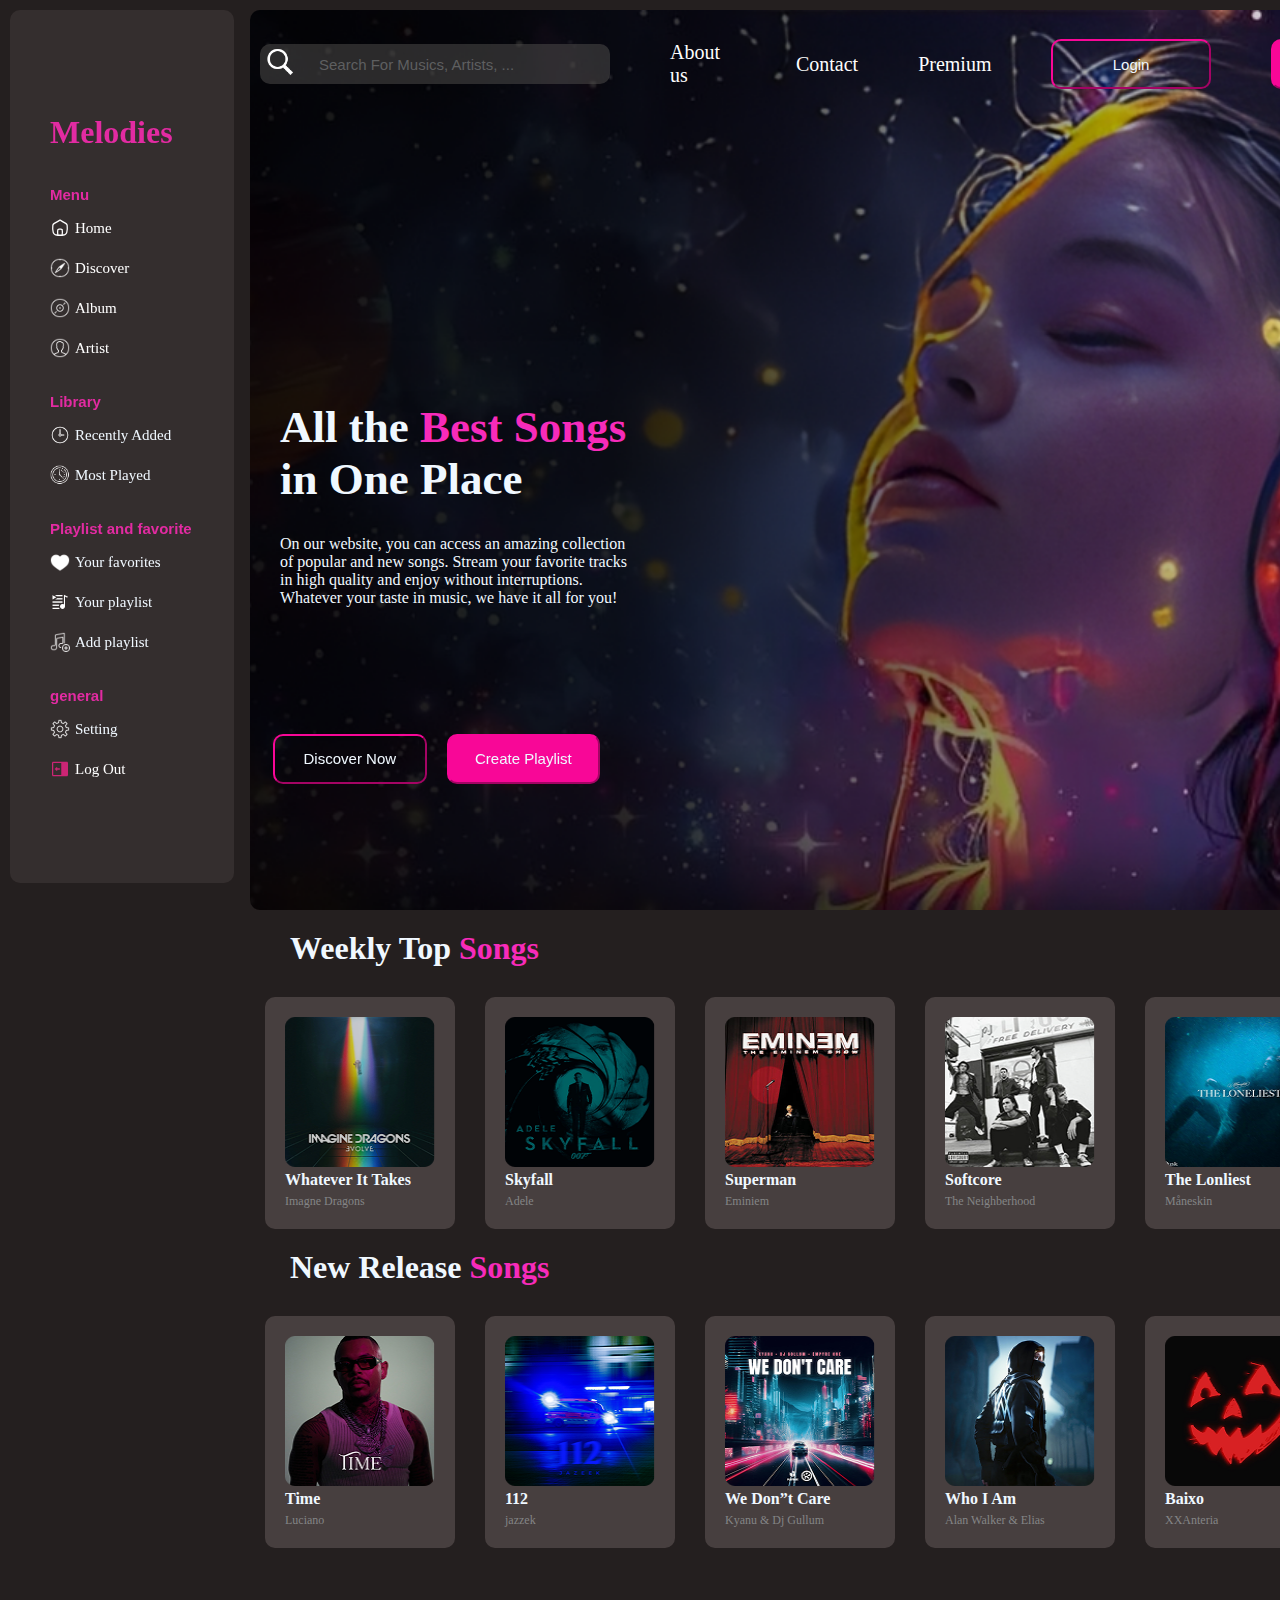
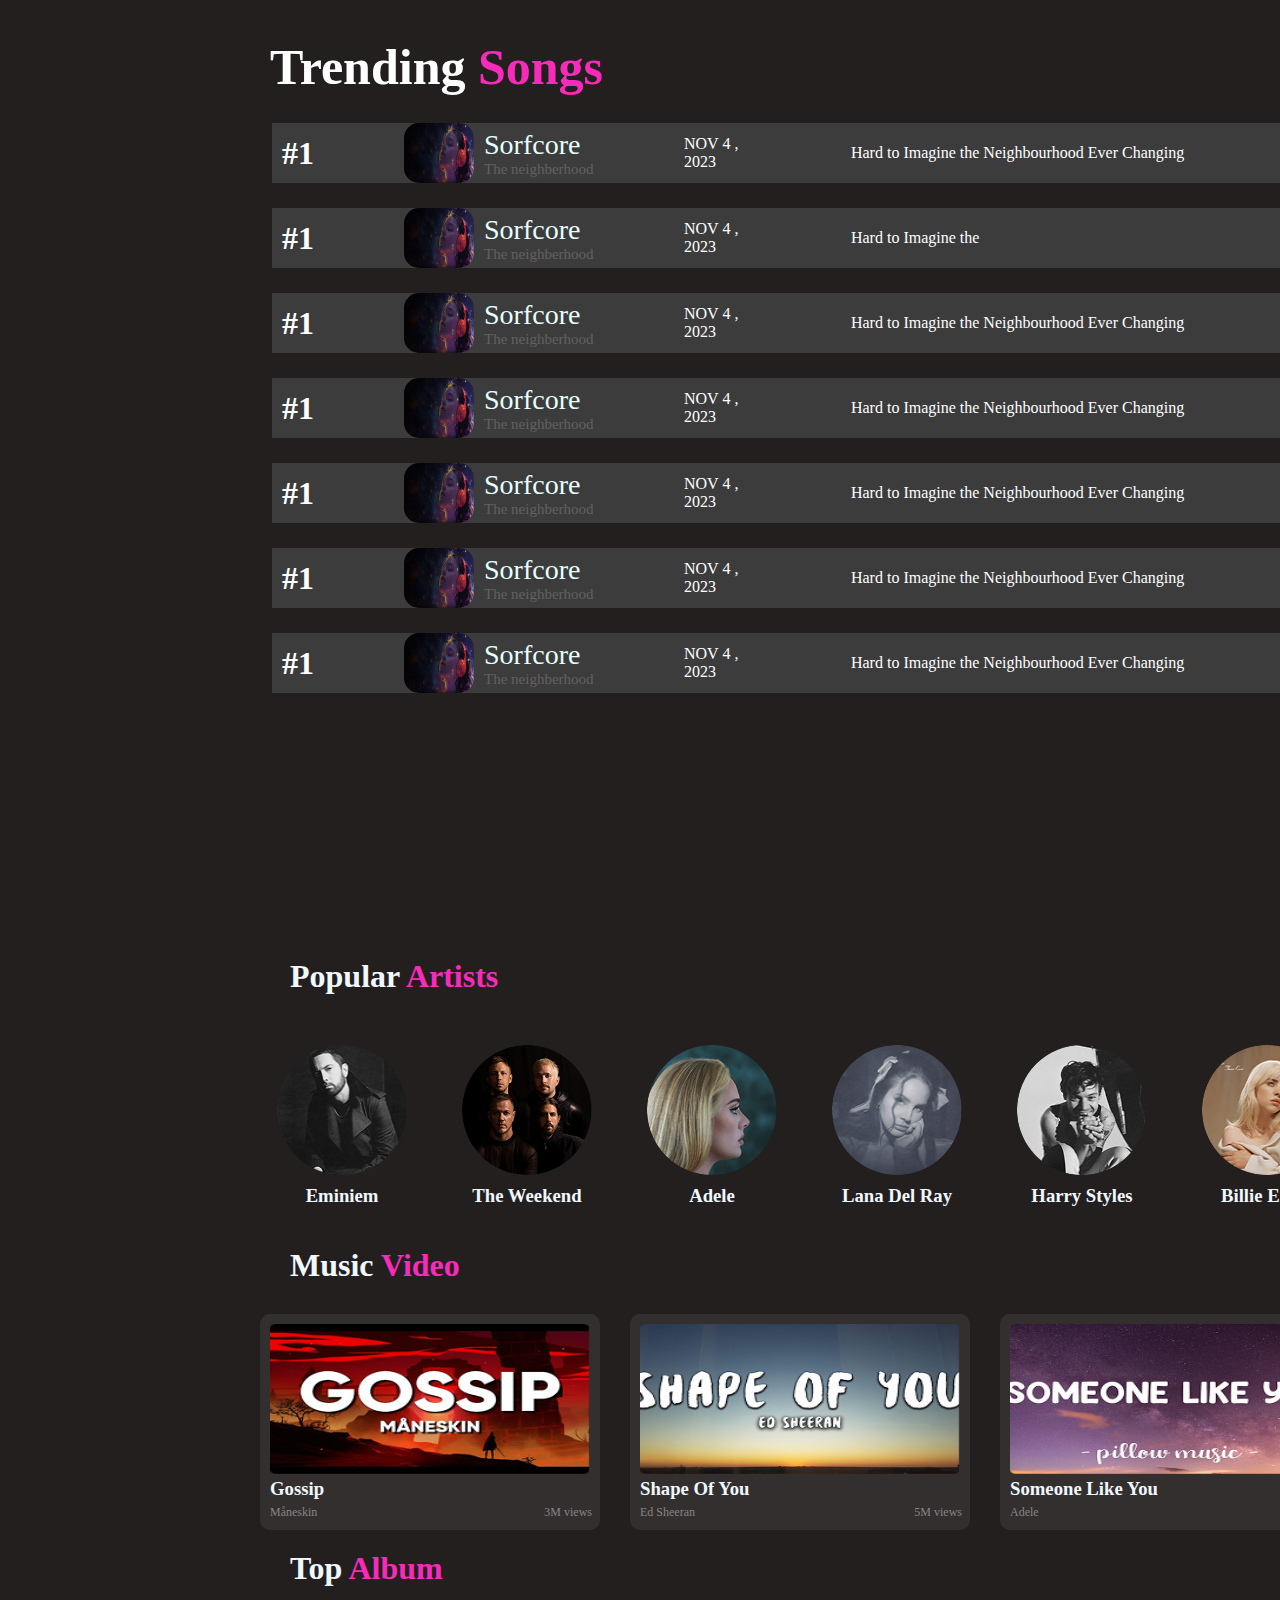
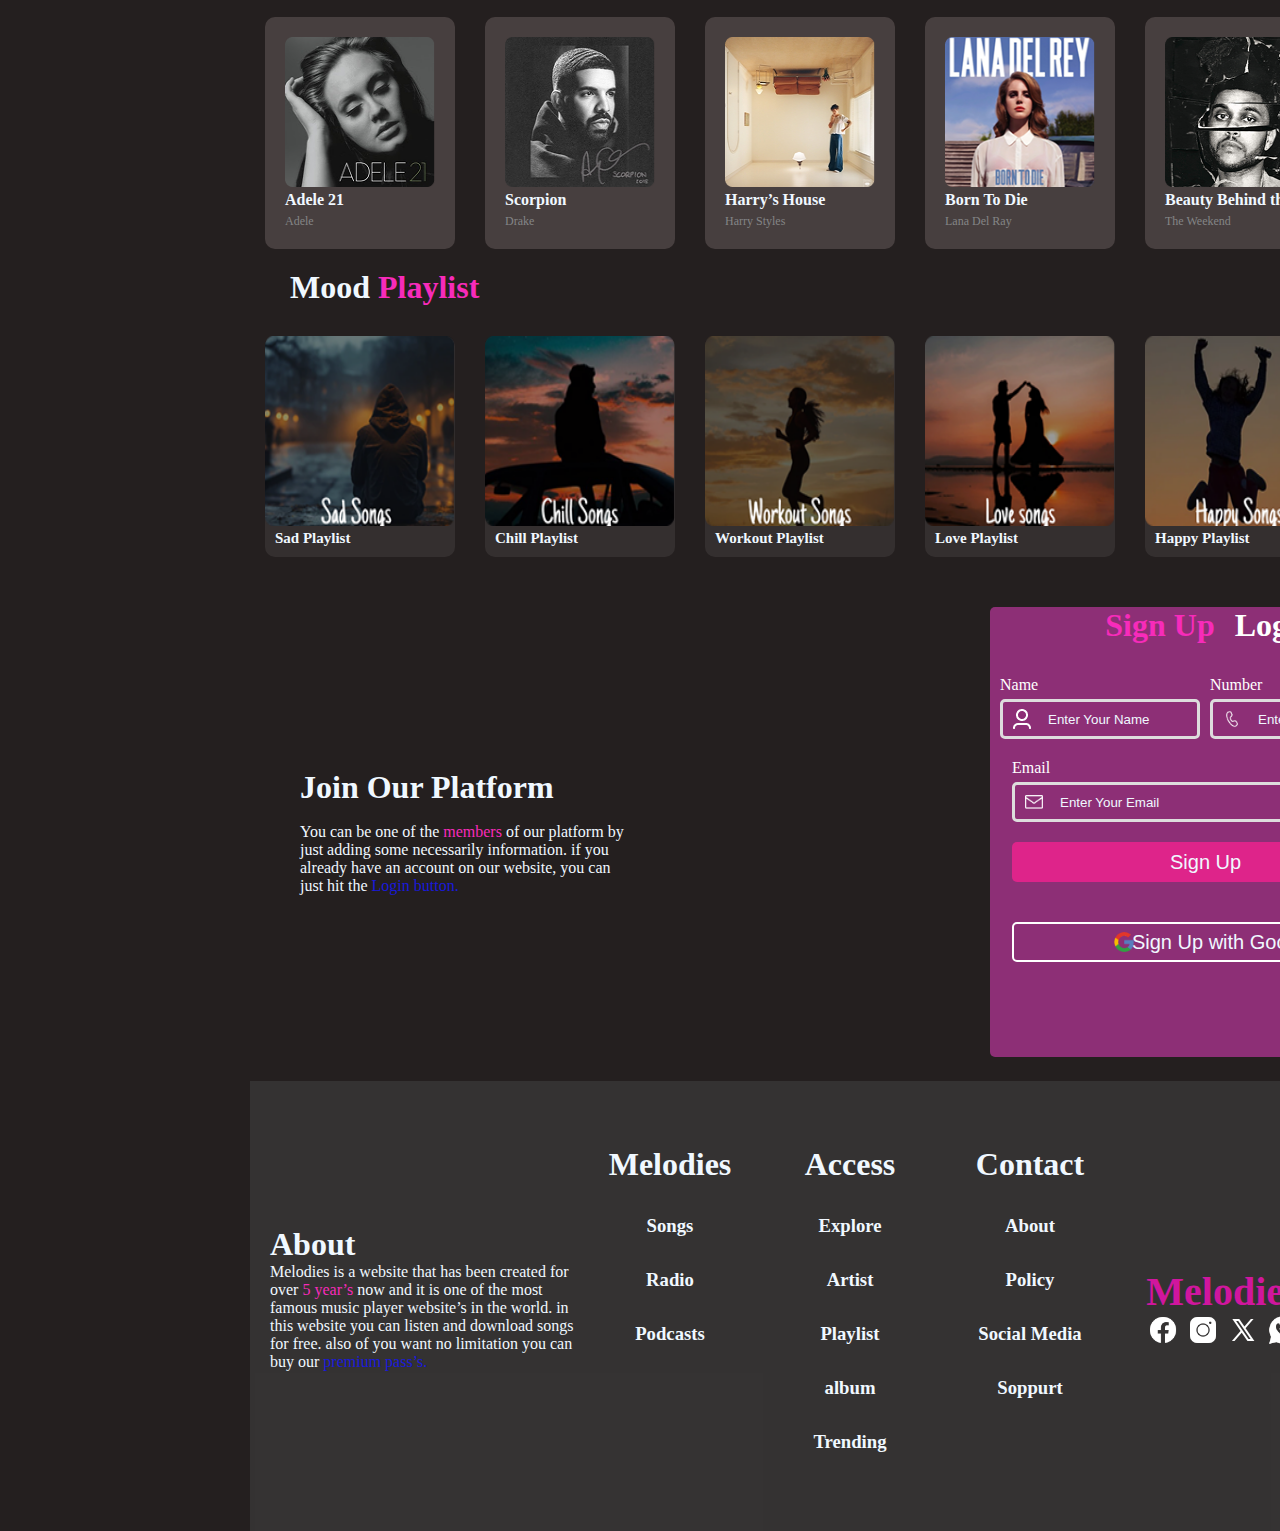
<file: PROJECT PORTFOLIO/index.html>
<!DOCTYPE html>
<html lang="en">

<head>
    <link rel="stylesheet" href="Main.css">
    <link rel="stylesheet" href="aside.css">
    <link rel="stylesheet" href="home.css">
    <meta charset="UTF-8">
    <meta name="viewport" content="width=device-width, initial-scale=1.0">
    <title>Document</title>
</head>

<body>

    <aside>

        <h1>Melodies</h1>

        <div id="menu">

            <h4>Menu</h4>
            <div class="menuitem">

                <a href="#home" class="Homemenu"><img src="logos/icons8-home (1).svg" alt="">Home</a>
                <a href="#discover" class="discovermenu"><img src="logos/icons8-discover-50.png" alt="">Discover</a>
                <a href="#album" class="albummenu"><img src="logos/icons8-album-50.png" alt="">Album</a>
                <a href="#artist" class="artistmenu"><img src="logos/icons8-avatar-50.png" alt="">Artist</a>

            </div>
        </div>

        <div id="menu">

            <h4>Library</h4>
            <div class="menuitem">

                <a href="#home" class="menucolor"><img src="logos/icons8-clock-128.png" alt=""> Recently Added</a>
                <a href="#discover" class="menucolor"><img src="logos/icons8-clock-64.png" alt=""> Most Played</a>


            </div>
        </div>

        <div id="menu">

            <h4>Playlist and favorite</h4>
            <div class="menuitem">

                <a href="#home" class="menucolor"><img src="logos/icons8-favourite-50.png" alt=""> Your favorites</a>
                <a href="#discover" class="menucolor"><img src="logos/icons8-playlist-32.png" alt=""> Your playlist</a>
                <a href="#album" class="menucolor"><img src="logos/icons8-add-song-50.png" alt=""> Add playlist</a>


            </div>
        </div>

        <div id="menu">

            <h4>general</h4>
            <div class="menuitem">

                <a href="#home" class="menucolor"><img src="logos/icons8-setting-50.png" alt=""> Setting</a>
                <a href="#discover" class="logout"><img src="logos/icons8-log-out-30.png" alt=""> Log Out</a>


            </div>
        </div>
    </aside>
    <main>
        <section id="first_page">
            <div class="nevigation">
                <div class="search-container">
                    <img src="logos/icons8-search-50.png" alt="">
                    <input type="text" placeholder="Search For Musics, Artists, ..." id="input1">

                </div>
                <a href="#about_us">About us</a>
                <a href="#contact">Contact</a>
                <a href="#premium">Premium</a>
                <button class="login">Login</button>
                <button class="signup">Sign Up</button>
            </div>
            <div class="home">
                <h1>All the <span>Best Songs</span> in One Place</h1>
                <p>On our website, you can access an amazing collection of popular and new songs. Stream your favorite
                    tracks in high quality and enjoy without interruptions. Whatever your taste in music, we have it all
                    for you!</p>


            </div>
            <div id="homebutton">
                <button class="login">Discover Now</button>
                <button class="signup">Create Playlist</button>
            </div>
        </section>
        <section class="secondpage">
            <h1>Weekly Top <span class="colorpink">Songs</span> </h1>
            <div id="ws">
                <div id="ws1">
                    <img src="img/WhatEver.png" alt="">
                    <h3>Whatever It Takes</h3>
                    <p>Imagne Dragons</p>
                </div>
                <div id="ws1">
                    <img src="img/Skyfall.png" alt="">
                    <h3>Skyfall</h3>
                    <p>Adele</p>
                </div>
                <div id="ws1">
                    <img src="img/Supermen.png" alt="">
                    <h3>Superman</h3>
                    <p>Eminiem</p>
                </div>
                <div id="ws1">
                    <img src="img/Softcore.png" alt="">
                    <h3>Softcore</h3>
                    <p>The Neighberhood</p>
                </div>
                <div id="ws1">
                    <img src="img/Thelonelist.png" alt="">
                    <h3>The Lonliest</h3>
                    <p>Måneskin</p>
                </div>

                <div class="viewallcont">
                    <button>
                        <img src="logos/icons8-plus-24.png" alt="">
                    </button>
                    <h3>View All</h3>
                </div>
            </div>

            <h1>New Release <span class="colorpink">Songs</span> </h1>
            <div id="ws">
                <div id="ws1">
                    <img src="new_realese_songs/Time.png" alt="">
                    <h3>Time</h3>
                    <p>Luciano</p>
                </div>
                <div id="ws1">
                    <img src="new_realese_songs/112.png" alt="">
                    <h3>112</h3>
                    <p>jazzek</p>
                </div>
                <div id="ws1">
                    <img src="new_realese_songs/we dont care.png" alt="">
                    <h3>We Don”t Care</h3>
                    <p>Kyanu & Dj Gullum</p>
                </div>
                <div id="ws1">
                    <img src="new_realese_songs/who i am.png" alt="">
                    <h3>Who I Am</h3>
                    <p>Alan Walker & Elias</p>
                </div>
                <div id="ws1">
                    <img src="new_realese_songs/baixo.png" alt="">
                    <h3>Baixo</h3>
                    <p>XXAnteria</p>
                </div>

                <div class="viewallcont">
                    <button>
                        <img src="logos/icons8-plus-24.png" alt="">
                    </button>
                    <h3>View All</h3>
                </div>
            </div>
        </section>
        <section class="thirdpage">
            <h1 class="ts">Trending <span class="colorpink">Songs</span></h1>
            <table>
                <tr>
                    <td>
                        <h1>#1</h1>
                    </td>
                    <td><img src="img/backgroundimg.png" alt=""><a href=""><span>Sorfcore</span><br>The neighberhood</a>
                    </td>
                    <td>NOV 4 , 2023</td>
                    <td id="albumname">Hard to Imagine the Neighbourhood Ever Changing</td>
                    <td id="time"><img src="logos/icons8-favourite-50 (2).png" alt=""><a>3:26</a></td>
                </tr>
                <tr>
                    <td>
                        <h1>#1</h1>
                    </td>
                    <td><img src="img/backgroundimg.png" alt=""><a href=""><span>Sorfcore</span><br>The neighberhood</a>
                    </td>
                    <td>NOV 4 , 2023</td>
                    <td id="albumname">Hard to Imagine the </td>
                    <td id="time"><img src="logos/icons8-favourite-50 (2).png" alt=""><a>3:26</a></td>
                </tr>
                <tr>
                    <td>
                        <h1>#1</h1>
                    </td>
                    <td><img src="img/backgroundimg.png" alt=""><a href=""><span>Sorfcore</span><br>The neighberhood</a>
                    </td>
                    <td>NOV 4 , 2023</td>
                    <td id="albumname">Hard to Imagine the Neighbourhood Ever Changing</td>
                    <td id="time"><img src="logos/icons8-favourite-50 (2).png" alt=""><a>3:26</a></td>
                </tr>
                <tr>
                    <td>
                        <h1>#1</h1>
                    </td>
                    <td><img src="img/backgroundimg.png" alt=""><a href=""><span>Sorfcore</span><br>The neighberhood</a>
                    </td>
                    <td>NOV 4 , 2023</td>
                    <td id="albumname">Hard to Imagine the Neighbourhood Ever Changing</td>
                    <td id="time"><img src="logos/icons8-favourite-50 (2).png" alt=""><a>3:26</a></td>
                </tr>
                <tr>
                    <td>
                        <h1>#1</h1>
                    </td>
                    <td><img src="img/backgroundimg.png" alt=""><a href=""><span>Sorfcore</span><br>The neighberhood</a>
                    </td>
                    <td>NOV 4 , 2023</td>
                    <td id="albumname">Hard to Imagine the Neighbourhood Ever Changing</td>
                    <td id="time"><img src="logos/icons8-favourite-50 (2).png" alt=""><a>3:26</a></td>
                </tr>
                <tr>
                    <td>
                        <h1>#1</h1>
                    </td>
                    <td><img src="img/backgroundimg.png" alt=""><a href=""><span>Sorfcore</span><br>The neighberhood</a>
                    </td>
                    <td>NOV 4 , 2023</td>
                    <td id="albumname">Hard to Imagine the Neighbourhood Ever Changing</td>
                    <td id="time"><img src="logos/icons8-favourite-50 (2).png" alt=""><a>3:26</a></td>
                </tr>
                <tr>
                    <td>
                        <h1>#1</h1>
                    </td>
                    <td><img src="img/backgroundimg.png" alt=""><a href=""><span>Sorfcore</span><br>The neighberhood</a>
                    </td>
                    <td>NOV 4 , 2023</td>
                    <td id="albumname">Hard to Imagine the Neighbourhood Ever Changing</td>
                    <td id="time"><img src="logos/icons8-favourite-50 (2).png" alt=""><a>3:26</a></td>
                </tr>
            </table>
        </section>

        <section class="artistsection">
            <h1>Popular <span class="colorpink">Artists</span> </h1>
            <div id="artist">
                <div id="artist1">
                    <img src="Popularartist/69824 2.png" alt="">
                    <h3>Eminiem</h3>
                </div>
                <div id="artist1">
                    <img src="Popularartist/69824 3.png" alt="">
                    <h3>The Weekend</h3>
                </div>
                <div id="artist1">
                    <img src="Popularartist/69824 4.png" alt="">
                    <h3>Adele</h3>
                </div>
                <div id="artist1">
                    <img src="Popularartist/69824 5.png" alt="">
                    <h3>Lana Del Ray</h3>
                </div>
                <div id="artist1">
                    <img src="Popularartist/69824 6.png" alt="">
                    <h3>Harry Styles</h3>
                </div>
                <div id="artist1">
                    <img src="Popularartist/69824 7.png" alt="">
                    <h3>Billie Eilish</h3>
                </div>


                <div class="viewallcont">
                    <button>
                        <img src="logos/icons8-plus-24.png" alt="">
                    </button>
                    <h3>View All</h3>
                </div>
            </div>
            </section>


            <section id="musicvideo">
            <h1>Music <span class="colorpink">Video</span> </h1>
            <div id="videolist">
                <div id="video1">
                    <img src="music video/gossip.png" alt="">
                    <h3>Gossip</h3>
                    <div class="naview">
                        <p>Måneskin</p>
                        <p id="view">3M views</p>
                    </div>
                </div>
                <div id="video1">
                    <img src="music video/shape.png" alt="">
                    <h3>Shape Of You</h3>
                    <div class="naview">
                        <p>Ed Sheeran</p>
                        <p id="view">5M views</p>
                    </div>
                </div>
                <div id="video1">
                    <img src="music video/someone.png" alt="">
                    <h3>Someone Like You</h3>
                    <div class="naview">
                        <p>Adele</p>
                        <p id="view">3M views</p>
                    </div>
                </div>
              
                <div class="viewallcont">
                    <button>
                        <img src="logos/icons8-plus-24.png" alt="">
                    </button>
                    <h3>View All</h3>
                </div>
            </div>

            <h1>Top <span class="colorpink">Album</span> </h1>
            <div id="ws">
                <div id="ws1">
                    <img src="Topalbums/adele.png" alt="">
                    <h3>Adele 21</h3>
                    <p>Adele</p>
                </div>
                <div id="ws1">
                    <img src="Topalbums/scorpio.png" alt="">
                    <h3>Scorpion</h3>
                    <p>Drake</p>
                </div>
                <div id="ws1">
                    <img src="Topalbums/harry.png" alt="">
                    <h3>Harry’s House</h3>
                    <p>Harry Styles</p>
                </div>
                <div id="ws1">
                    <img src="Topalbums/born.png" alt="">
                    <h3>Born To Die</h3>
                    <p>Lana Del Ray</p>
                </div>
                <div id="ws1">
                    <img src="Topalbums/beauty.png" alt="">
                    <h3>Beauty Behind the...</h3>
                    <p>The Weekend</p>
                </div>

                <div class="viewallcont">
                    <button>
                        <img src="logos/icons8-plus-24.png" alt="">
                    </button>
                    <h3>View All</h3>
                </div>
            </div>
            </section>
            <section id="moodlist">

            <h1>Mood <span class="colorpink">Playlist</span> </h1>
            <div id="moodlist1">
                <div id="ml1">
                    <img src="MoodPlaylist/sad.png" alt="">
                    <h3>Sad Playlist</h3>
                </div>
                 <div id="ml1">
                    <img src="MoodPlaylist/chill.png" alt="">
                    <h3>Chill Playlist</h3>
                </div>
                 <div id="ml1">
                    <img src="MoodPlaylist/workout.png" alt="">
                    <h3>Workout Playlist</h3>
                </div>
                 <div id="ml1">
                    <img src="MoodPlaylist/love.png" alt="">
                    <h3>Love Playlist</h3>
                </div>
                 <div id="ml1">
                    <img src="MoodPlaylist/happy.png" alt="">
                    <h3>Happy Playlist</h3>
                </div>
                
                <div class="viewallcont">
                    <button>
                        <img src="logos/icons8-plus-24.png" alt="">
                    </button>
                    <h3>View All</h3>
                </div>
            </div>
        </section>


        <section id="fourthpage">
            <div class="jop">
                <div class="joptext">
                    <h1>Join Our Platform</h1>
                    <p>You can be one of the <span class="colorpink">members</span> of our platform by just adding some necessarily information. if you
                        already have an account on our website, you can just hit the <span class="colorblue">Login button.</span></p>
                </div>
            </div>
            
                <form action="">

                    <div class="formhead">
                        <h1 class="signh">Sign Up</h1>
                        <h1 class="loginh">Login</h1>
                    </div>

                    <div class="fnm">
                        <div class="fn">
                            <label for="" id="labelname">Name</label>
                            <input type="text" id="name" placeholder="Enter Your Name">
                        </div>
                        <div class="fnu">
                            <label for="" id="labelnumber">Number</label>
                            <input type="text" id="number" placeholder="Enter your number">
                        </div>
                    </div>
                    <label for="email" id="labelemail">Email</label>
                    <input type="email" id="email" placeholder="Enter Your Email">


                    <input type="button" id="button" class="buttonsig" value="Sign Up">
                    <input type="button" id="button" class="buttongoogle" value="Sign Up with Google">

                </form>
            
        </section>



        <footer>
            <div id="abouts">
                <h1>About</h1>
                <p>Melodies is a website that has been created for over <span class="colorpink">5 year’s</span>  now and it is one of the most famous
                    music player website’s in the world. in this website you can listen and download songs for free.
                    also of you want no limitation you can buy our <span class="colorblue">premium pass’s.</span> </p>
            </div>
            <div id="otherlinks">
                <div class="Melodies">
                    <h1>Melodies</h1>
                    <h3>Songs</h3>
                    <h3>Radio</h3>
                    <h3>Podcasts</h3>
                </div>
                <div class="Access">
                    <h1>Access</h1>
                    <h3>Explore</h3>
                    <h3>Artist</h3>
                    <h3>Playlist</h3>
                    <h3>album</h3>
                    <h3>Trending</h3>
                </div>
                <div class="Contact">
                    <h1>Contact</h1>
                    <h3>About</h3>
                    <h3>Policy</h3>
                    <h3>Social Media</h3>
                    <h3>Soppurt</h3>
                </div>


            </div>
            <div id="links">
                <h1>Melodies</h1>
                <div class="link1">
                    <img src="socialicon/icons8-facebook-50.png" alt="">
                    <img src="socialicon/icons8-instagram-50.png" alt="">
                    <img src="socialicon/icons8-twitter-30.png" alt="">
                    <img src="socialicon/icons8-whatsapp-50.png" alt="">
                </div>
            </div>

        </footer>
    </main>
</body>

</html>
</file>
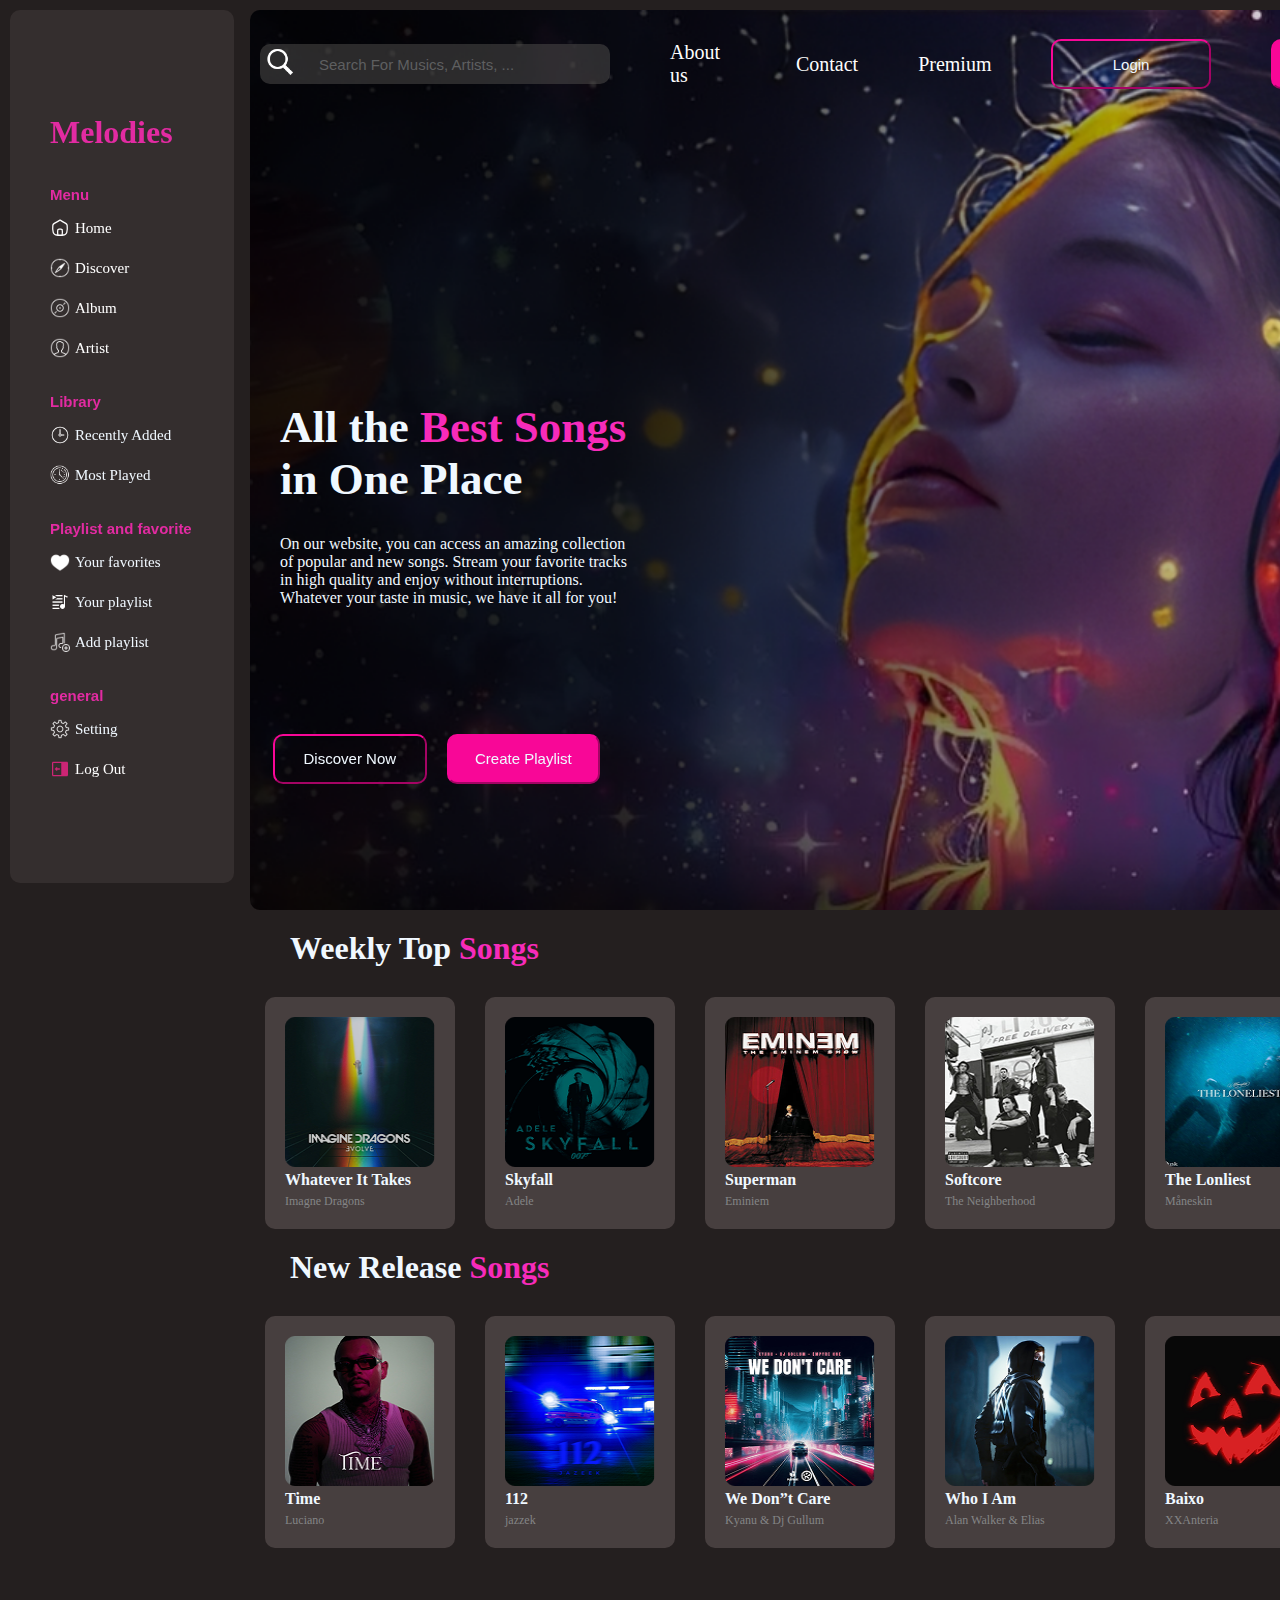
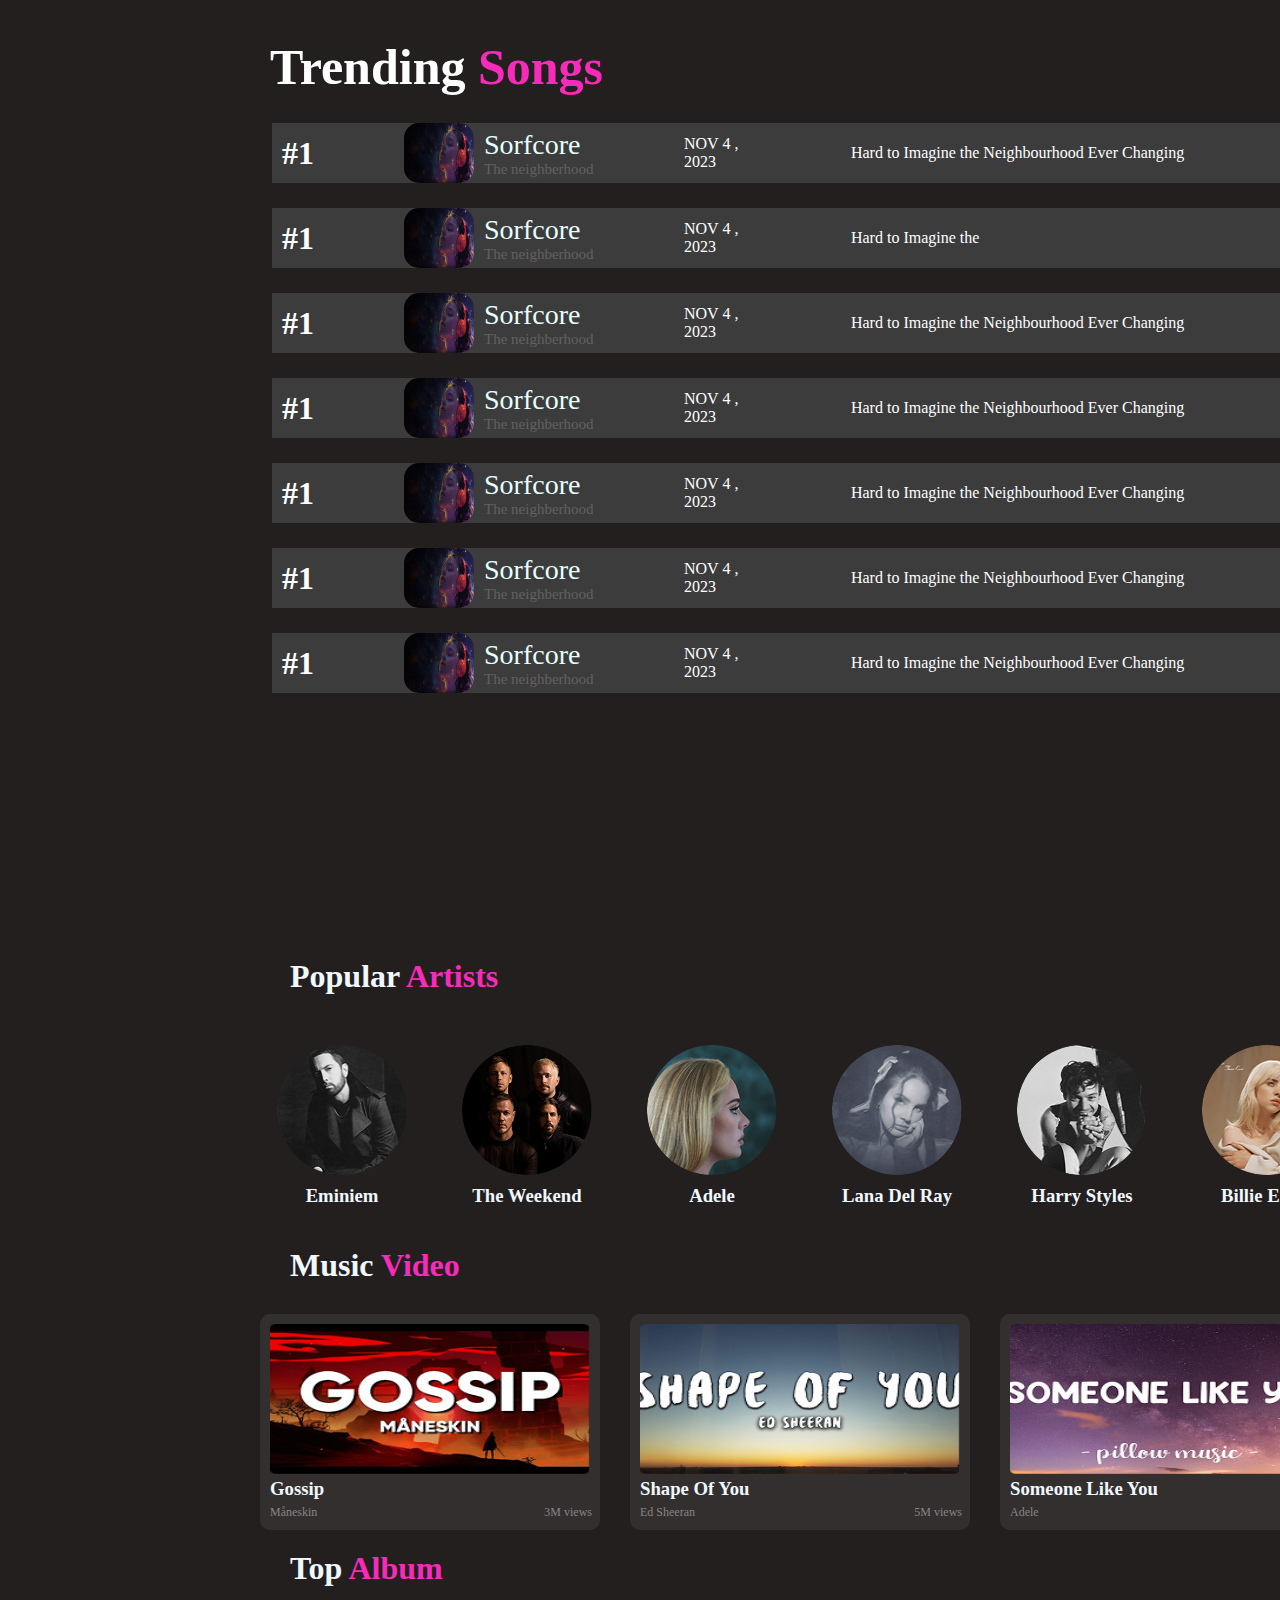
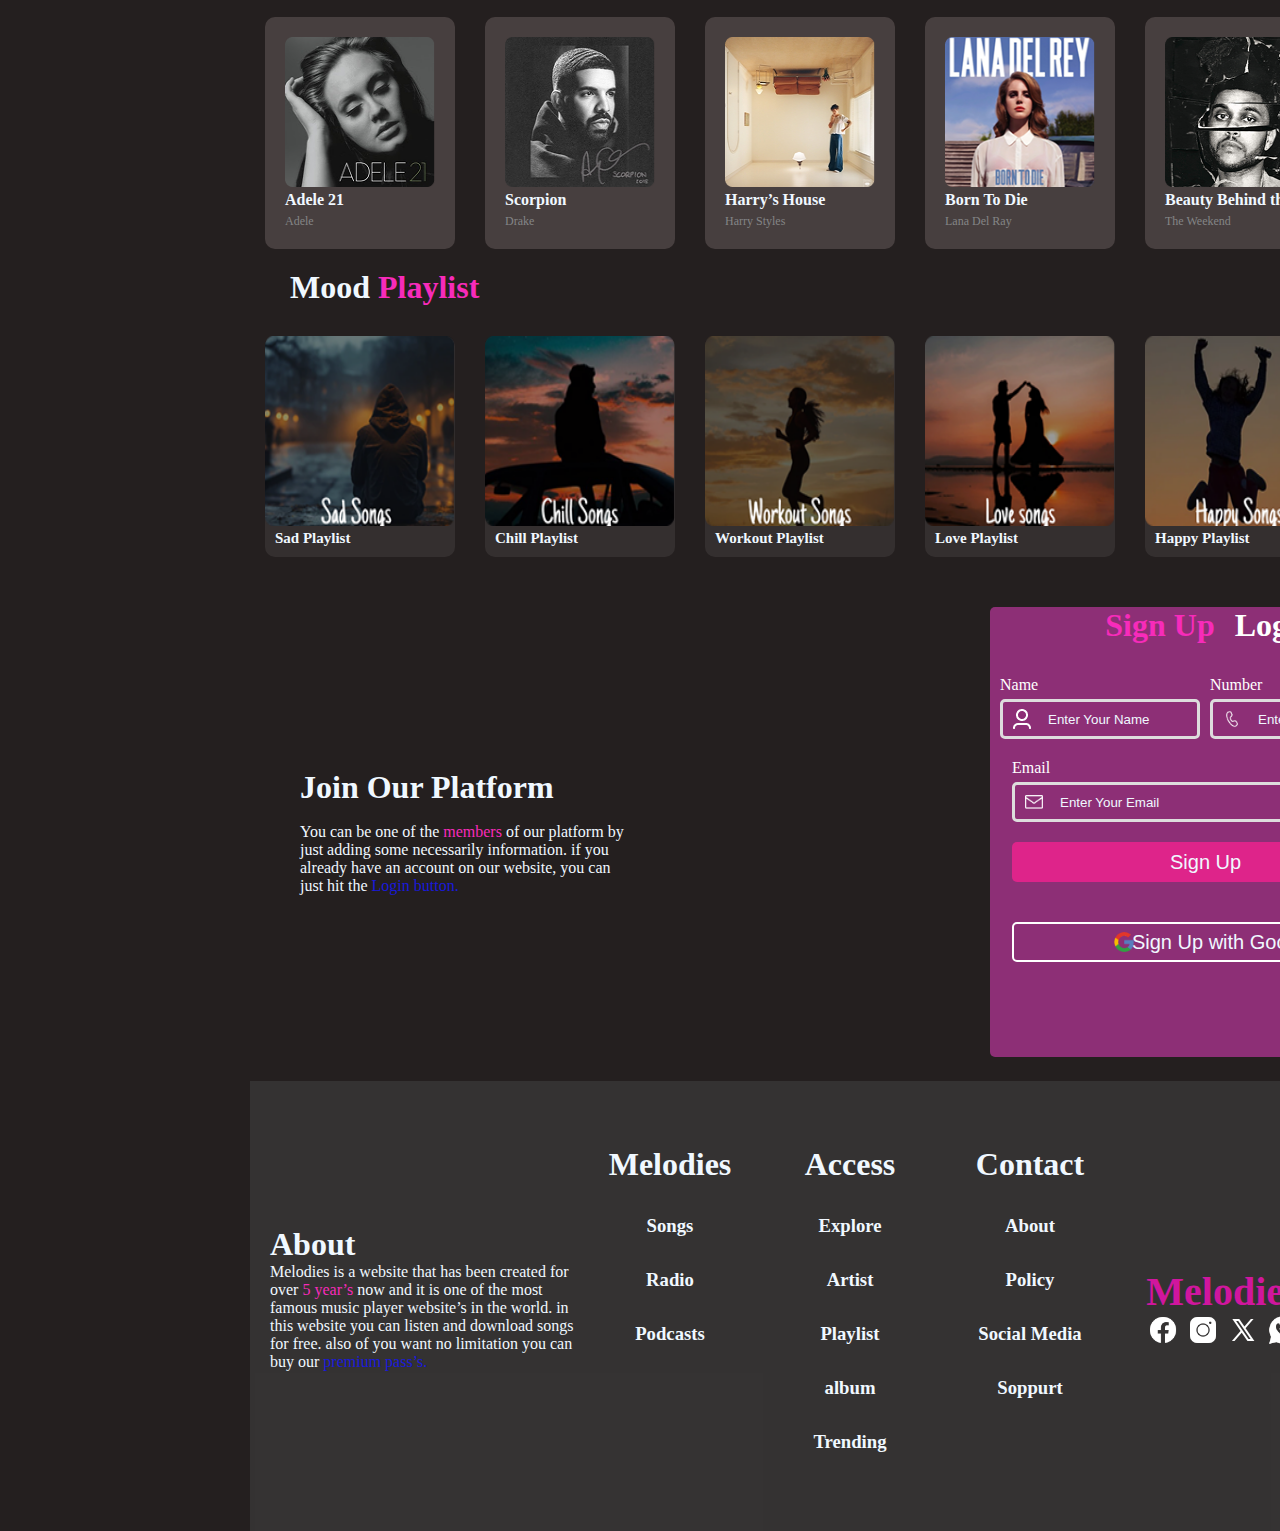
<file: PROJECT PORTFOLIO/Main.html>
<!DOCTYPE html>
<html lang="en">

<head>
    <link rel="stylesheet" href="Main.css">
    <link rel="stylesheet" href="aside.css">
    <link rel="stylesheet" href="home.css">
    <meta charset="UTF-8">
    <meta name="viewport" content="width=device-width, initial-scale=1.0">
    <title>Melodies</title>
</head>

<body>

    <aside>

        <h1>Melodies</h1>

        <div id="menu">

            <h4>Menu</h4>
            <div class="menuitem">

                <a href="#home" class="Homemenu"><img src="logos/icons8-home (1).svg" alt="">Home</a>
                <a href="#discover" class="discovermenu"><img src="logos/icons8-discover-50.png" alt="">Discover</a>
                <a href="#album" class="albummenu"><img src="logos/icons8-album-50.png" alt="">Album</a>
                <a href="#artist" class="artistmenu"><img src="logos/icons8-avatar-50.png" alt="">Artist</a>

            </div>
        </div>

        <div id="menu">

            <h4>Library</h4>
            <div class="menuitem">

                <a href="#home" class="menucolor"><img src="logos/icons8-clock-128.png" alt=""> Recently Added</a>
                <a href="#discover" class="menucolor"><img src="logos/icons8-clock-64.png" alt=""> Most Played</a>


            </div>
        </div>

        <div id="menu">

            <h4>Playlist and favorite</h4>
            <div class="menuitem">

                <a href="#home" class="menucolor"><img src="logos/icons8-favourite-50.png" alt=""> Your favorites</a>
                <a href="#discover" class="menucolor"><img src="logos/icons8-playlist-32.png" alt=""> Your playlist</a>
                <a href="#album" class="menucolor"><img src="logos/icons8-add-song-50.png" alt=""> Add playlist</a>


            </div>
        </div>

        <div id="menu">

            <h4>general</h4>
            <div class="menuitem">

                <a href="#home" class="menucolor"><img src="logos/icons8-setting-50.png" alt=""> Setting</a>
                <a href="#discover" class="logout"><img src="logos/icons8-log-out-30.png" alt=""> Log Out</a>


            </div>
        </div>
    </aside>
    <main>
        <section id="first_page">
            <div class="nevigation">
                <div class="search-container">
                    <img src="logos/icons8-search-50.png" alt="">
                    <input type="text" placeholder="Search For Musics, Artists, ..." id="input1">

                </div>
                <a href="#about_us">About us</a>
                <a href="#contact">Contact</a>
                <a href="#premium">Premium</a>
                <button class="login">Login</button>
                <button class="signup">Sign Up</button>
            </div>
            <div class="home">
                <h1>All the <span>Best Songs</span> in One Place</h1>
                <p>On our website, you can access an amazing collection of popular and new songs. Stream your favorite
                    tracks in high quality and enjoy without interruptions. Whatever your taste in music, we have it all
                    for you!</p>


            </div>
            <div id="homebutton">
                <button class="login">Discover Now</button>
                <button class="signup">Create Playlist</button>
            </div>
        </section>
        <section class="secondpage">
            <h1>Weekly Top <span class="colorpink">Songs</span> </h1>
            <div id="ws">
                <div id="ws1">
                    <img src="img/WhatEver.png" alt="">
                    <h3>Whatever It Takes</h3>
                    <p>Imagne Dragons</p>
                </div>
                <div id="ws1">
                    <img src="img/Skyfall.png" alt="">
                    <h3>Skyfall</h3>
                    <p>Adele</p>
                </div>
                <div id="ws1">
                    <img src="img/Supermen.png" alt="">
                    <h3>Superman</h3>
                    <p>Eminiem</p>
                </div>
                <div id="ws1">
                    <img src="img/Softcore.png" alt="">
                    <h3>Softcore</h3>
                    <p>The Neighberhood</p>
                </div>
                <div id="ws1">
                    <img src="img/Thelonelist.png" alt="">
                    <h3>The Lonliest</h3>
                    <p>Måneskin</p>
                </div>

                <div class="viewallcont">
                    <button>
                        <img src="logos/icons8-plus-24.png" alt="">
                    </button>
                    <h3>View All</h3>
                </div>
            </div>

            <h1>New Release <span class="colorpink">Songs</span> </h1>
            <div id="ws">
                <div id="ws1">
                    <img src="new_realese_songs/Time.png" alt="">
                    <h3>Time</h3>
                    <p>Luciano</p>
                </div>
                <div id="ws1">
                    <img src="new_realese_songs/112.png" alt="">
                    <h3>112</h3>
                    <p>jazzek</p>
                </div>
                <div id="ws1">
                    <img src="new_realese_songs/we dont care.png" alt="">
                    <h3>We Don”t Care</h3>
                    <p>Kyanu & Dj Gullum</p>
                </div>
                <div id="ws1">
                    <img src="new_realese_songs/who i am.png" alt="">
                    <h3>Who I Am</h3>
                    <p>Alan Walker & Elias</p>
                </div>
                <div id="ws1">
                    <img src="new_realese_songs/baixo.png" alt="">
                    <h3>Baixo</h3>
                    <p>XXAnteria</p>
                </div>

                <div class="viewallcont">
                    <button>
                        <img src="logos/icons8-plus-24.png" alt="">
                    </button>
                    <h3>View All</h3>
                </div>
            </div>
        </section>
        <section class="thirdpage">
            <h1 class="ts">Trending <span class="colorpink">Songs</span></h1>
            <table>
                <tr>
                    <td>
                        <h1>#1</h1>
                    </td>
                    <td><img src="img/backgroundimg.png" alt=""><a href=""><span>Sorfcore</span><br>The neighberhood</a>
                    </td>
                    <td>NOV 4 , 2023</td>
                    <td id="albumname">Hard to Imagine the Neighbourhood Ever Changing</td>
                    <td id="time"><img src="logos/icons8-favourite-50 (2).png" alt=""><a>3:26</a></td>
                </tr>
                <tr>
                    <td>
                        <h1>#1</h1>
                    </td>
                    <td><img src="img/backgroundimg.png" alt=""><a href=""><span>Sorfcore</span><br>The neighberhood</a>
                    </td>
                    <td>NOV 4 , 2023</td>
                    <td id="albumname">Hard to Imagine the </td>
                    <td id="time"><img src="logos/icons8-favourite-50 (2).png" alt=""><a>3:26</a></td>
                </tr>
                <tr>
                    <td>
                        <h1>#1</h1>
                    </td>
                    <td><img src="img/backgroundimg.png" alt=""><a href=""><span>Sorfcore</span><br>The neighberhood</a>
                    </td>
                    <td>NOV 4 , 2023</td>
                    <td id="albumname">Hard to Imagine the Neighbourhood Ever Changing</td>
                    <td id="time"><img src="logos/icons8-favourite-50 (2).png" alt=""><a>3:26</a></td>
                </tr>
                <tr>
                    <td>
                        <h1>#1</h1>
                    </td>
                    <td><img src="img/backgroundimg.png" alt=""><a href=""><span>Sorfcore</span><br>The neighberhood</a>
                    </td>
                    <td>NOV 4 , 2023</td>
                    <td id="albumname">Hard to Imagine the Neighbourhood Ever Changing</td>
                    <td id="time"><img src="logos/icons8-favourite-50 (2).png" alt=""><a>3:26</a></td>
                </tr>
                <tr>
                    <td>
                        <h1>#1</h1>
                    </td>
                    <td><img src="img/backgroundimg.png" alt=""><a href=""><span>Sorfcore</span><br>The neighberhood</a>
                    </td>
                    <td>NOV 4 , 2023</td>
                    <td id="albumname">Hard to Imagine the Neighbourhood Ever Changing</td>
                    <td id="time"><img src="logos/icons8-favourite-50 (2).png" alt=""><a>3:26</a></td>
                </tr>
                <tr>
                    <td>
                        <h1>#1</h1>
                    </td>
                    <td><img src="img/backgroundimg.png" alt=""><a href=""><span>Sorfcore</span><br>The neighberhood</a>
                    </td>
                    <td>NOV 4 , 2023</td>
                    <td id="albumname">Hard to Imagine the Neighbourhood Ever Changing</td>
                    <td id="time"><img src="logos/icons8-favourite-50 (2).png" alt=""><a>3:26</a></td>
                </tr>
                <tr>
                    <td>
                        <h1>#1</h1>
                    </td>
                    <td><img src="img/backgroundimg.png" alt=""><a href=""><span>Sorfcore</span><br>The neighberhood</a>
                    </td>
                    <td>NOV 4 , 2023</td>
                    <td id="albumname">Hard to Imagine the Neighbourhood Ever Changing</td>
                    <td id="time"><img src="logos/icons8-favourite-50 (2).png" alt=""><a>3:26</a></td>
                </tr>
            </table>
        </section>

        <section class="artistsection">
            <h1>Popular <span class="colorpink">Artists</span> </h1>
            <div id="artist">
                <div id="artist1">
                    <img src="Popularartist/69824 2.png" alt="">
                    <h3>Eminiem</h3>
                </div>
                <div id="artist1">
                    <img src="Popularartist/69824 3.png" alt="">
                    <h3>The Weekend</h3>
                </div>
                <div id="artist1">
                    <img src="Popularartist/69824 4.png" alt="">
                    <h3>Adele</h3>
                </div>
                <div id="artist1">
                    <img src="Popularartist/69824 5.png" alt="">
                    <h3>Lana Del Ray</h3>
                </div>
                <div id="artist1">
                    <img src="Popularartist/69824 6.png" alt="">
                    <h3>Harry Styles</h3>
                </div>
                <div id="artist1">
                    <img src="Popularartist/69824 7.png" alt="">
                    <h3>Billie Eilish</h3>
                </div>


                <div class="viewallcont">
                    <button>
                        <img src="logos/icons8-plus-24.png" alt="">
                    </button>
                    <h3>View All</h3>
                </div>
            </div>
            </section>


            <section id="musicvideo">
            <h1>Music <span class="colorpink">Video</span> </h1>
            <div id="videolist">
                <div id="video1">
                    <img src="music video/gossip.png" alt="">
                    <h3>Gossip</h3>
                    <div class="naview">
                        <p>Måneskin</p>
                        <p id="view">3M views</p>
                    </div>
                </div>
                <div id="video1">
                    <img src="music video/shape.png" alt="">
                    <h3>Shape Of You</h3>
                    <div class="naview">
                        <p>Ed Sheeran</p>
                        <p id="view">5M views</p>
                    </div>
                </div>
                <div id="video1">
                    <img src="music video/someone.png" alt="">
                    <h3>Someone Like You</h3>
                    <div class="naview">
                        <p>Adele</p>
                        <p id="view">3M views</p>
                    </div>
                </div>
              
                <div class="viewallcont">
                    <button>
                        <img src="logos/icons8-plus-24.png" alt="">
                    </button>
                    <h3>View All</h3>
                </div>
            </div>

            <h1>Top <span class="colorpink">Album</span> </h1>
            <div id="ws">
                <div id="ws1">
                    <img src="Topalbums/adele.png" alt="">
                    <h3>Adele 21</h3>
                    <p>Adele</p>
                </div>
                <div id="ws1">
                    <img src="Topalbums/scorpio.png" alt="">
                    <h3>Scorpion</h3>
                    <p>Drake</p>
                </div>
                <div id="ws1">
                    <img src="Topalbums/harry.png" alt="">
                    <h3>Harry’s House</h3>
                    <p>Harry Styles</p>
                </div>
                <div id="ws1">
                    <img src="Topalbums/born.png" alt="">
                    <h3>Born To Die</h3>
                    <p>Lana Del Ray</p>
                </div>
                <div id="ws1">
                    <img src="Topalbums/beauty.png" alt="">
                    <h3>Beauty Behind the...</h3>
                    <p>The Weekend</p>
                </div>

                <div class="viewallcont">
                    <button>
                        <img src="logos/icons8-plus-24.png" alt="">
                    </button>
                    <h3>View All</h3>
                </div>
            </div>
            </section>
            <section id="moodlist">

            <h1>Mood <span class="colorpink">Playlist</span> </h1>
            <div id="moodlist1">
                <div id="ml1">
                    <img src="MoodPlaylist/sad.png" alt="">
                    <h3>Sad Playlist</h3>
                </div>
                 <div id="ml1">
                    <img src="MoodPlaylist/chill.png" alt="">
                    <h3>Chill Playlist</h3>
                </div>
                 <div id="ml1">
                    <img src="MoodPlaylist/workout.png" alt="">
                    <h3>Workout Playlist</h3>
                </div>
                 <div id="ml1">
                    <img src="MoodPlaylist/love.png" alt="">
                    <h3>Love Playlist</h3>
                </div>
                 <div id="ml1">
                    <img src="MoodPlaylist/happy.png" alt="">
                    <h3>Happy Playlist</h3>
                </div>
                
                <div class="viewallcont">
                    <button>
                        <img src="logos/icons8-plus-24.png" alt="">
                    </button>
                    <h3>View All</h3>
                </div>
            </div>
        </section>


        <section id="fourthpage">
            <div class="jop">
                <div class="joptext">
                    <h1>Join Our Platform</h1>
                    <p>You can be one of the <span class="colorpink">members</span> of our platform by just adding some necessarily information. if you
                        already have an account on our website, you can just hit the <span class="colorblue">Login button.</span></p>
                </div>
            </div>
            
                <form action="">

                    <div class="formhead">
                        <h1 class="signh">Sign Up</h1>
                        <h1 class="loginh">Login</h1>
                    </div>

                    <div class="fnm">
                        <div class="fn">
                            <label for="" id="labelname">Name</label>
                            <input type="text" id="name" placeholder="Enter Your Name">
                        </div>
                        <div class="fnu">
                            <label for="" id="labelnumber">Number</label>
                            <input type="text" id="number" placeholder="Enter your number">
                        </div>
                    </div>
                    <label for="email" id="labelemail">Email</label>
                    <input type="email" id="email" placeholder="Enter Your Email">


                    <input type="button" id="button" class="buttonsig" value="Sign Up">
                    <input type="button" id="button" class="buttongoogle" value="Sign Up with Google">

                </form>
            
        </section>



        <footer>
            <div id="abouts">
                <h1>About</h1>
                <p>Melodies is a website that has been created for over <span class="colorpink">5 year’s</span>  now and it is one of the most famous
                    music player website’s in the world. in this website you can listen and download songs for free.
                    also of you want no limitation you can buy our <span class="colorblue">premium pass’s.</span> </p>
            </div>
            <div id="otherlinks">
                <div class="Melodies">
                    <h1>Melodies</h1>
                    <h3>Songs</h3>
                    <h3>Radio</h3>
                    <h3>Podcasts</h3>
                </div>
                <div class="Access">
                    <h1>Access</h1>
                    <h3>Explore</h3>
                    <h3>Artist</h3>
                    <h3>Playlist</h3>
                    <h3>album</h3>
                    <h3>Trending</h3>
                </div>
                <div class="Contact">
                    <h1>Contact</h1>
                    <h3>About</h3>
                    <h3>Policy</h3>
                    <h3>Social Media</h3>
                    <h3>Soppurt</h3>
                </div>


            </div>
            <div id="links">
                <h1>Melodies</h1>
                <div class="link1">
                    <img src="socialicon/icons8-facebook-50.png" alt="">
                    <img src="socialicon/icons8-instagram-50.png" alt="">
                    <img src="socialicon/icons8-twitter-30.png" alt="">
                    <img src="socialicon/icons8-whatsapp-50.png" alt="">
                </div>
            </div>

        </footer>
    </main>
</body>

</html>
</file>
<file: PROJECT PORTFOLIO/Main.css>
* {
    padding: 0;
    margin: 0;
    box-sizing: border-box;
}

body {
    background-color: rgb(36, 31, 31);
    display: grid;
    grid-template-columns: 15rem auto;
    grid-template-areas:
        "aside main";

}

aside {
    background-color: rgba(70, 63, 63, 0.481);
    grid-area: aside;
    height: 97vh;
    width: 14rem;
    position: fixed;
    display: flex;
    flex-direction: column;
    justify-content: center;
    align-items: start;
    gap: 35px;
    margin: 10px 10px 10px 10px;
    padding: 0px 40px 0px 40px;
    border-radius: 10px;
}

aside h1 {
    color: rgb(226, 43, 162);
}

h4 {
    margin-bottom: 15px;
    color: rgb(226, 43, 162);
    font-size: 15px;
    font-family: "Arial", sans-serif;
}

.menuitem {
    display: flex;
    flex-direction: column;
    gap: 20px;
    justify-content: start;
    align-items: start;


}

.menucolor {
    color: aliceblue;
}















main {

    grid-area: main;

    height: 100%;
}

#first_page {
    height: 100vh;
    background-image: url('img/backgroundimg.png');
    background-size: cover;
    background-position: center;
    margin: 10px 10px 10px 10px;
    border-radius: 10px;
    padding: 10px;
}

.nevigation {
    width: 100%;
    height: 10%;
    display: flex;
    justify-content: start;
    align-items: center;
    gap: 60px;
}

a {
    text-decoration: none;
    color: rgb(253, 253, 253);
    font-size: 20px;

}

.login,
.signup {
    height: 50px;
    width: 15%;
    font-size: 15px;
    background-color: transparent;
    border-color: rgb(248, 7, 151);
    color: aliceblue;
    border-radius: 10px;
    cursor: pointer;
}

.signup {
    background-color: rgb(248, 7, 151);
    cursor: pointer;
}

.home {
    width: 30%;
    height: 90%;
    display: flex;
    flex-direction: column;
    justify-content: center;
    margin-left: 20px;
    color: aliceblue;
    gap: 30px;

}

.home h1 {
    font-size: 45px;
}

.home span {
    color: rgb(247, 43, 186);
}

#homebutton {
    display: flex;
    width: 80%;
    gap: 20px;
    position: absolute;
    margin-top: -13%;
    margin-left: 13px;
}

.secondpage {
    padding: 0px 20px 0px 20px;

}

.secondpage h1 {
    margin-top: 20px;
    color: aliceblue;
    margin-left: 30px;
}

#ws {
    display: flex;
    justify-content: center;
    gap: 30px;
    margin-top: 20px;

}

.colorpink {
    color: rgb(247, 43, 186);
}

.viewallcont {

    display: flex;
    flex-direction: column;
    align-items: center;
    justify-content: center;
    gap: 10px;

}

.viewallcont button {
    width: 60px;
    height: 60px;
    background-color: rgba(67, 67, 67, 0.644);
    border-radius: 50%;
    border: none;
    cursor: pointer;
}

.viewallcont h3 {
    color: white;
    font-size: small;
}



#ws1 {
    margin-top: 10px;

    background-color: rgba(83, 74, 74, 0.758);
    width: 190px;
    padding: 20px 16px 20px 20px;
    border-radius: 10px;

}

#ws1 img {
    height: 150px;
    width: 150px;
    background-size: cover;
    background-position: center;
}

#ws1 h3 {
    color: aliceblue;
    font-size: 16px;
}

#ws1 p {
    color: rgb(132, 133, 134);
    font-size: 12px;
    margin-top: 5px;
}


.artistsection {
    padding: 0px 20px 0px 20px;

}

.artistsection h1 {
    margin-top: 20px;
    color: aliceblue;
    margin-left: 30px;
}

#artist {
    display: flex;
    justify-content: center;
    gap: 25px;
    margin-top: 20px;

}

#artist1 {
    margin-top: 10px;

    width: 160px;
    padding: 20px 16px 20px 20px;
    border-radius: 10px;
    display: flex;
    flex-direction: column;
    align-items: center;

}

#artist1 img {
    height: 130px;
    width: 130px;
    background-size: cover;
    border-radius: 50%;
    background-position: center;
}

#artist1 h3 {
    color: aliceblue;
    margin-top: 10px;
}


#musicvideo {
    padding: 0px 20px 0px 20px;

}

#musicvideo h1 {
    margin-top: 20px;
    color: aliceblue;
    margin-left: 30px;
}

#videolist {
    display: flex;
    justify-content: center;
    gap: 30px;
    margin-top: 20px;
}

#video1 {
    margin-top: 10px;

    background-color: rgba(63, 59, 59, 0.595);
    width: 340px;
    padding: 10px 8px 10px 10px;
    border-radius: 10px;

}

#video1 img {
    height: 150px;
    width: 320px;
    background-size: cover;
    background-position: center;
}

#video1 h3 {
    color: aliceblue;
}

#video1 p {
    color: rgb(132, 133, 134);
    font-size: 12px;
    margin-top: 5px;
}

.naview {
    display: flex;
    justify-content: space-between;
}




#moodlist {
    padding: 0px 20px 0px 20px;

}

#moodlist h1 {
    margin-top: 20px;
    color: aliceblue;
    margin-left: 30px;
}

#moodlist1 {
    display: flex;
    justify-content: center;
    gap: 30px;
    margin-top: 20px;
}

#ml1 {
    margin-top: 10px;

    background-color: rgba(63, 59, 59, 0.595);
    width: 190px;
    border-radius: 10px;

}

#ml1 img {
    height: 190px;
    width: 190px;
    background-size: cover;
    background-position: center;
}

#ml1 h3 {
    color: aliceblue;
    margin-bottom: 10px;
    margin-left: 10px;
    font-size: 15px;
}














.thirdpage {
    height: 100vh;
    margin-top: 90px;
}

.ts {
    font-size: 50px;
    margin-left: 30px;
    color: rgb(255, 255, 255);
}


tr {
    display: flex;
    justify-content: start;
    background-color: rgba(69, 70, 71, 0.741);
    margin-top: 25px;
    width: 95%;
    margin-left: 30px;


}

table {
    width: 100%;
}


td {
    display: flex;
    align-items: center;
    margin-right: 70px;
    margin-left: 10px;
    color: white;


}





td a {
    width: 120px;
    height: 60px;
    align-content: center;
    color: rgb(100, 96, 96);
    font-size: 15px;

}

td span {
    color: rgb(231, 255, 255);
    font-size: 28px;
}

td img {
    width: 70px;
    height: 60px;
    margin-right: 10px;
    margin-left: 10px;
    border-radius: 15px;

}

td h1 {
    font-weight: bold;


}

#albumname {
    width: 350px;

}

#time {
    width: 80px;
    display: flex;
    justify-content: center;

}

#time img {
    width: 30px;
    height: 30px;
    margin-right: -1px;
}

#time a {
    color: white;
}


#fourthpage {
    display: flex;


    height: 50vh;
    width: 100%;
    margin-left: 10px;
    margin-top: 50px;


}



.jop {
    display: flex;
    align-items: center;
    width: 70%;
    margin-left: 50px;

}

.colorblue{
    color: rgb(25, 25, 218);
}

.joptext {
    width: 48%;
    color: aliceblue;
}

#fourthpage h1 {
    margin-bottom: 5%;
}


form {

    display: flex;
    flex-direction: column;
    border-radius: 5px;
    background-color: rgba(224, 61, 188, 0.556);
    margin-right: 30px;
}

.fnm {
    display: flex;
    justify-content: center;

    padding: 10px;
    width: 90%;
    margin-left: 5%;

}

#name,
#number {
    height: 40px;
    width: 200px;
    margin-top: 5px;
    margin-right: 10px;
    outline: none;
    border: 3px solid rgb(221, 221, 221);
    background-color: transparent;
    border-radius: 5px;

}

#name {
    background-image: url('formicon/Vector.png');
    background-repeat: no-repeat;
    background-size: 18px;
    /* image size */
    background-position: 10px center;
    /* position */
    padding-left: 35px;
}

#number {
    background-image: url('formicon/fluent_call-28-regular.png');
    background-repeat: no-repeat;
    background-size: 18px;
    /* image size */
    background-position: 10px center;
    /* position */
    padding-left: 35px;
}

.formhead {
    display: flex;
    justify-content: center;
    gap: 20px;

}



.signh {
    color: rgb(247, 43, 186);

}
.loginh {
    color: white;

}

#email {
    margin-left: 5%;
    width: 88%;
    height: 40px;
    margin-top: 5px;
    outline: none;
    border: 3px solid rgb(221, 221, 221);
    background-color: transparent;
    border-radius: 5px;
    background-image: url('formicon/Vector\ \(1\).png');
    background-repeat: no-repeat;
    background-size: 18px;
    /* image size */
    background-position: 10px center;
    /* position */
    padding-left: 35px;

}

label {
    color: white;
}

#labelemail {
    margin-left: 5%;
    margin-top: 10px;
}

::placeholder {
    color: aliceblue;
    padding: 10px;
}

#button {
    margin-left: 5%;
    width: 88%;
    height: 40px;
    margin-top: 20px;
    margin-bottom: 20px;
    outline: none;

    border-radius: 5px;
    font-size: 20px;
    color: aliceblue;


}

.buttonsig {
    background-color: rgb(222, 36, 138);
    border: none;

}

.buttongoogle {
    background-image: url('formicon/devicon_google.png');
    background-repeat: no-repeat;
    background-size: 20px;
    /* image size */
    background-position: 100px center;
    background-color: transparent;
    /* position */
    padding-left: 35px;
    border: 2px solid white;

}


footer {
    display: flex;
    height: 50vh;
    width: 100%;
    margin-left: 10px;
    margin-top: 2%;
    background-color: rgba(72, 74, 74, 0.459);
    align-items: center;
}

#abouts {
    width: 20rem;
    height: 10rem;
    margin-left: 20px;
    color: aliceblue;
}

#otherlinks {
    display: flex;
    gap: 20px;
    height: 20rem;
}

.Melodies,
.Access,
.Contact {
    width: 10rem;
    display: flex;
    flex-direction: column;
    align-items: center;
    justify-content: start;
    gap: 10%;
    color: aliceblue;

}

#links {
    display: flex;
    flex-direction: column;
    justify-content: center;
    align-items: center;
    margin-left: 3%;
    color: rgb(208, 22, 158);
    font-size: 20px;
}
.link1{
    display: flex;
    justify-content: center;
    gap: 10px;
}
.link1 img{
    width: 30px;
    height: 30px;
    cursor: pointer;
}
</file>
<file: PROJECT PORTFOLIO/aside.css>
aside a {
  display: flex;
  justify-content: start;
  align-items: center;
  gap: 5px;
  font-size: 15px;
  text-decoration: none;
  color: white;
  background-color: transparent;
  
  width: 170px;
  height: 20px;
  border-radius: 3px;
  transition: all 0.3s ease-in-out; /* 👈 transition यहाँ लगाना जरूरी है */
}

aside img {
  width: 20px;
}

aside a:hover {
  background-color: rgb(215, 34, 134);
  width: 170px;
  height: 35px;
  border-radius: 5px;
  font-size: 20px;
  word-spacing: 2px;
}
</file>
<file: PROJECT PORTFOLIO/home.css>
.search-container img{
    position: absolute;
   z-index: 11111;
   margin-top: 3px;
   margin-left: 5px;
   width: 30px;
   
   
    
}
.search-container input{
    background-color: rgba(83, 81, 79, 0.508);
    outline: none;
    border: none;
    width: 350px;
    height: 40px;
    border-radius: 10px;
    color: aliceblue;
    font-size: 15px;
    padding: 0  0 0 14% ;
    
}

.search-container input::placeholder{
   
   color: rgb(94, 95, 96);
}

.search-container input:focus {
    border: 2px solid rgb(255, 255, 255);
}
</file>
